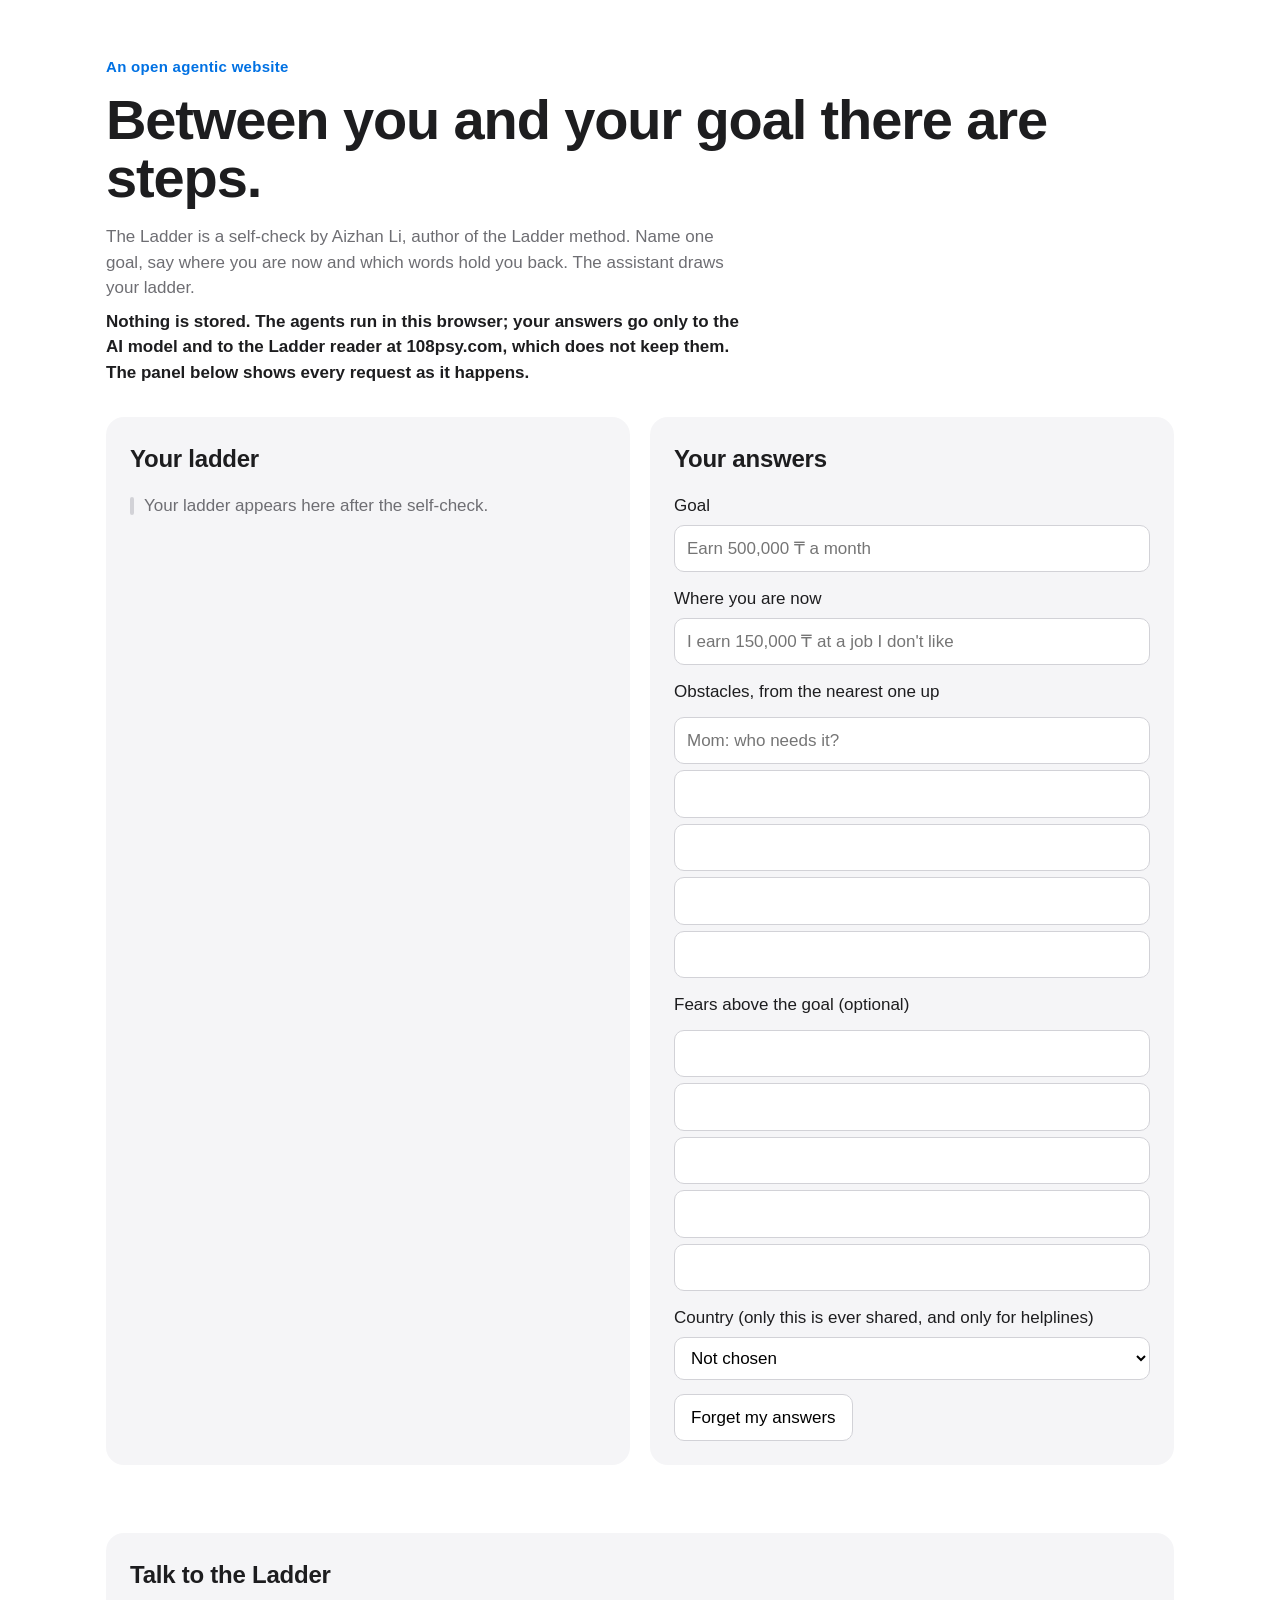
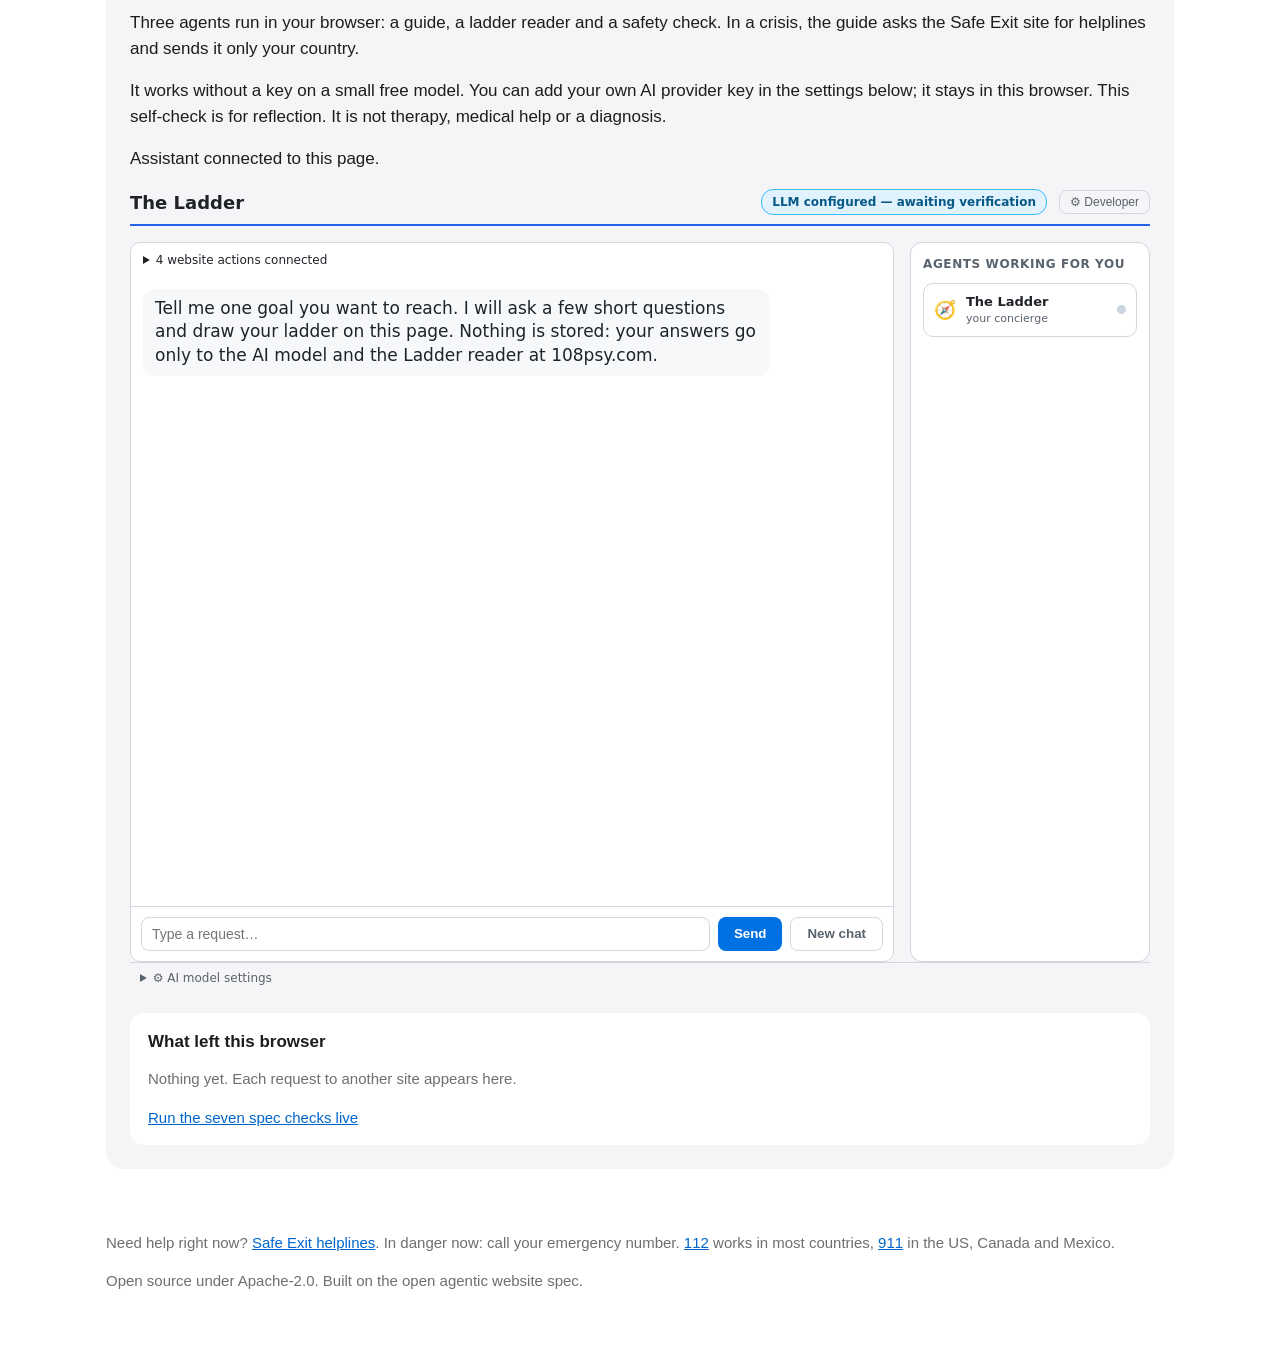
<file: index.html>
<!doctype html>
<html lang="en">
  <head>
    <meta charset="utf-8">
    <meta name="viewport" content="width=device-width, initial-scale=1">
    <title>The Ladder: a private self-check</title>
    <meta name="description" content="Name one goal and see the obstacles and fears between you and it, drawn as a ladder. An open agentic website: the agents run in your browser and your answers stay there.">
    <link rel="stylesheet" href="styles.css">
    <link rel="stylesheet" href="assistant.css">
    <script type="module" src="js/ladder-page.js"></script>
    <script type="module" src="site.js"></script>
  </head>
  <body>
    <header class="hero">
      <p class="eyebrow">An open agentic website</p>
      <h1>Between you and your goal there are steps.</h1>
      <p>The Ladder is a self-check by Aizhan Li, author of the Ladder method. Name one goal, say where you are now and which words hold you back. The assistant draws your ladder.</p>
      <p class="privacy">Nothing is stored. The agents run in this browser; your answers go only to the AI model and to the Ladder reader at 108psy.com, which does not keep them. The panel below shows every request as it happens.</p>
    </header>

    <main class="layout">
      <section class="ladder-card" aria-labelledby="ladder-heading">
        <h2 id="ladder-heading">Your ladder</h2>
        <ol id="ladder-steps" class="ladder" aria-live="polite"></ol>
        <p id="ladder-summary" class="summary"></p>
      </section>

      <section class="form-card" aria-labelledby="form-heading">
        <h2 id="form-heading">Your answers</h2>
        <form id="ladder-form" class="ym-hide-content" autocomplete="off">
          <label>Goal <input name="goal" maxlength="300" placeholder="Earn 500,000 ₸ a month"></label>
          <label>Where you are now <input name="me" maxlength="300" placeholder="I earn 150,000 ₸ at a job I don't like"></label>
          <fieldset>
            <legend>Obstacles, from the nearest one up</legend>
            <input name="block" maxlength="300" aria-label="Obstacle 1" placeholder="Mom: who needs it?">
            <input name="block" maxlength="300" aria-label="Obstacle 2">
            <input name="block" maxlength="300" aria-label="Obstacle 3">
            <input name="block" maxlength="300" aria-label="Obstacle 4">
            <input name="block" maxlength="300" aria-label="Obstacle 5">
          </fieldset>
          <fieldset>
            <legend>Fears above the goal (optional)</legend>
            <input name="fear" maxlength="300" aria-label="Fear 1">
            <input name="fear" maxlength="300" aria-label="Fear 2">
            <input name="fear" maxlength="300" aria-label="Fear 3">
            <input name="fear" maxlength="300" aria-label="Fear 4">
            <input name="fear" maxlength="300" aria-label="Fear 5">
          </fieldset>
          <label>Country (only this is ever shared, and only for helplines)
            <select name="country">
              <option value="">Not chosen</option>
              <!-- countries:start -->
              <option value="AR">Argentina</option>
              <option value="AU">Australia</option>
              <option value="AT">Austria</option>
              <option value="AZ">Azerbaijan</option>
              <option value="BE">Belgium</option>
              <option value="BR">Brazil</option>
              <option value="CA">Canada</option>
              <option value="DK">Denmark</option>
              <option value="FI">Finland</option>
              <option value="FR">France</option>
              <option value="GE">Georgia</option>
              <option value="DE">Germany</option>
              <option value="IN">India</option>
              <option value="IE">Ireland</option>
              <option value="IT">Italy</option>
              <option value="JP">Japan</option>
              <option value="KZ">Kazakhstan</option>
              <option value="KG">Kyrgyzstan</option>
              <option value="MX">Mexico</option>
              <option value="NL">Netherlands</option>
              <option value="NZ">New Zealand</option>
              <option value="NO">Norway</option>
              <option value="PL">Poland</option>
              <option value="PT">Portugal</option>
              <option value="RU">Russia</option>
              <option value="SG">Singapore</option>
              <option value="ZA">South Africa</option>
              <option value="KR">South Korea</option>
              <option value="ES">Spain</option>
              <option value="SE">Sweden</option>
              <option value="CH">Switzerland</option>
              <option value="TR">Turkey</option>
              <option value="UA">Ukraine</option>
              <option value="GB">United Kingdom</option>
              <option value="US">United States</option>
              <option value="UZ">Uzbekistan</option>
              <!-- countries:end -->
              <option value="OTHER">Other</option>
            </select>
          </label>
          <button type="button" id="forget">Forget my answers</button>
        </form>
      </section>

      <section id="assistant" class="assistant" aria-labelledby="assistant-heading">
        <h2 id="assistant-heading">Talk to the Ladder</h2>
        <p>Three agents run in your browser: a guide, a ladder reader and a safety check. In a crisis, the guide asks the Safe Exit site for helplines and sends it only your country.</p>
        <p class="assistant-note">It works without a key on a small free model. You can add your own AI provider key in the settings below; it stays in this browser. This self-check is for reflection. It is not therapy, medical help or a diagnosis.</p>
        <p id="assistant-status" role="status">Connecting the assistant… If this message stays, the assistant could not load. You can still use the page directly.</p>
        <div id="agent-app">
          <div data-ns-slot="header"></div>
          <div class="assistant-panels">
            <div data-ns-slot="chat"></div>
            <div data-ns-slot="agents"></div>
          </div>
          <div data-ns-slot="settings"></div>
        </div>
        <section class="ledger" aria-labelledby="ledger-heading">
          <h3 id="ledger-heading">What left this browser</h3>
          <ul id="ledger-list" aria-live="polite">
            <li class="ledger-empty">Nothing yet. Each request to another site appears here.</li>
          </ul>
          <p class="ledger-foot"><a href="checks/">Run the seven spec checks live</a></p>
        </section>
      </section>
    </main>

    <footer>
      <p>Need help right now? <a id="safe-exit-link" href="#">Safe Exit helplines</a>. In danger now: call your emergency number. <a href="tel:112">112</a> works in most countries, <a href="tel:911">911</a> in the US, Canada and Mexico.</p>
      <p>Open source under Apache-2.0. Built on the open agentic website spec.</p>
    </footer>
  </body>
</html>
</file>
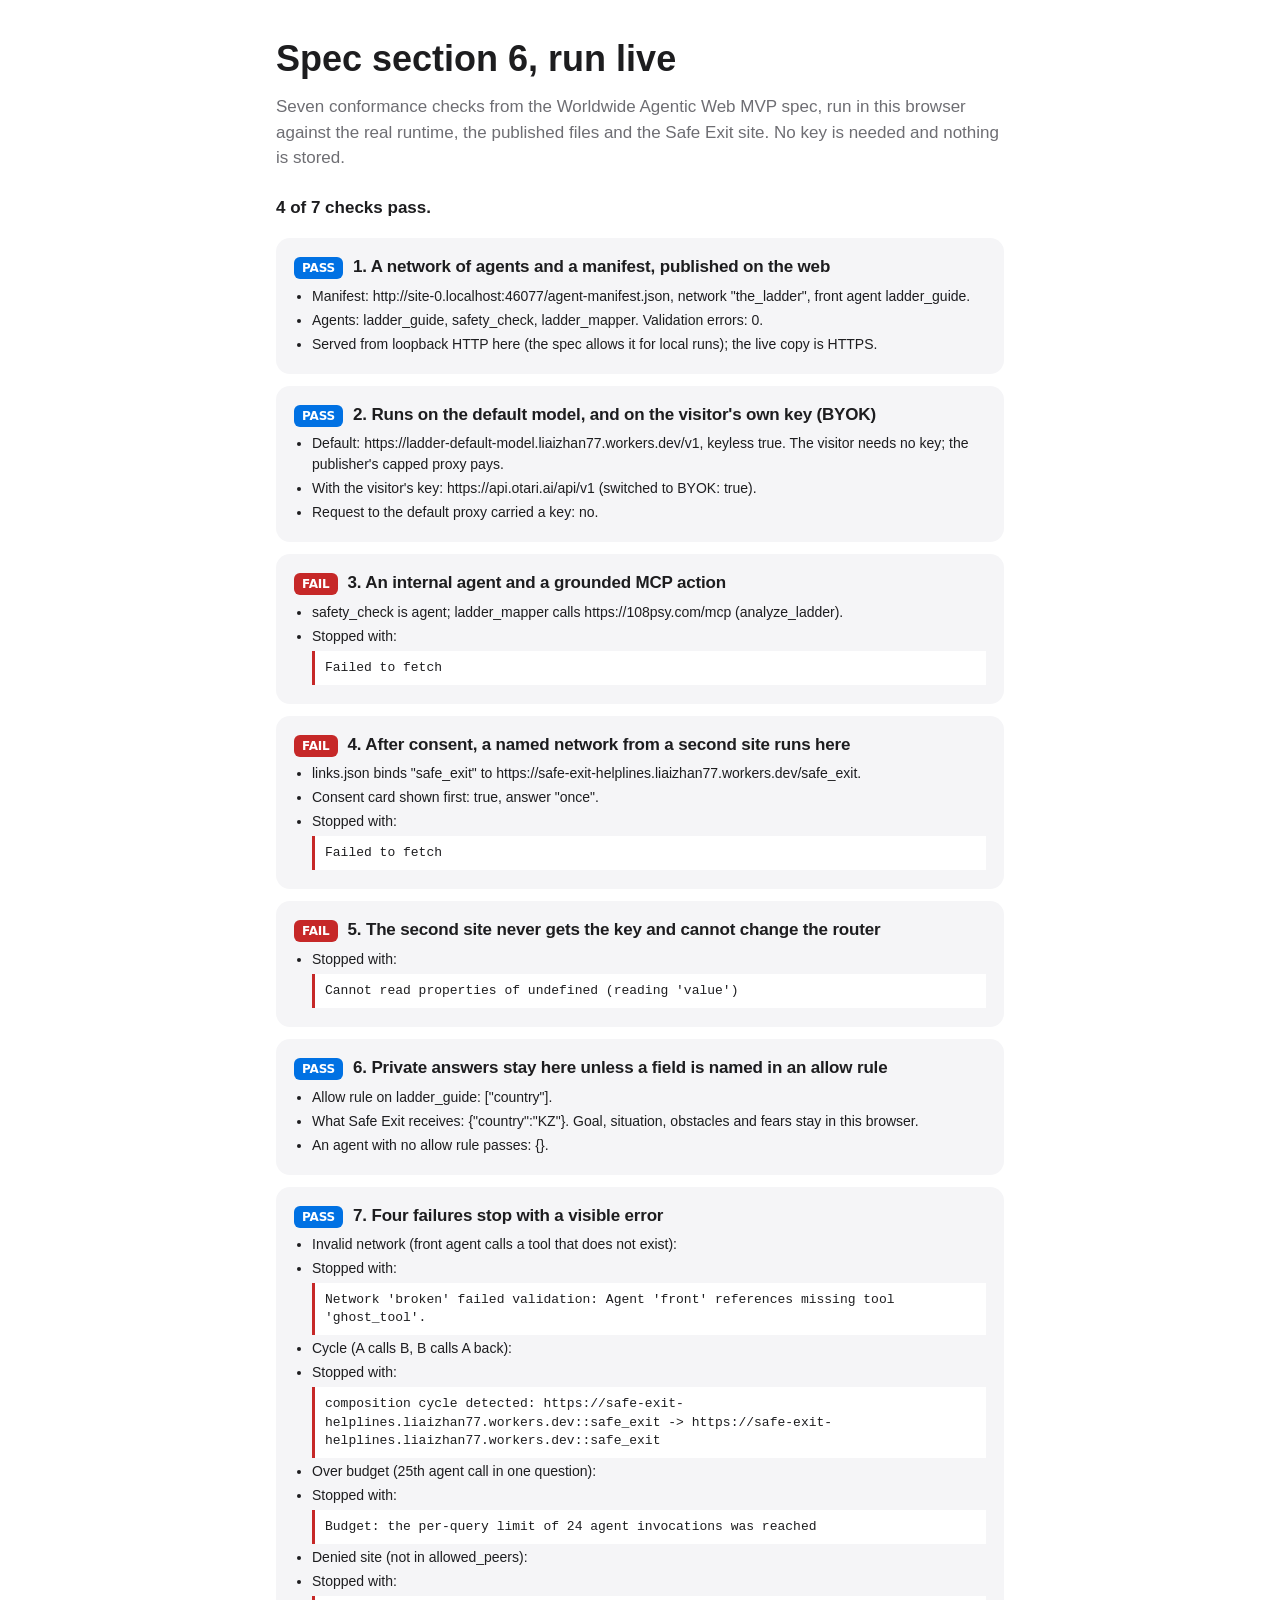
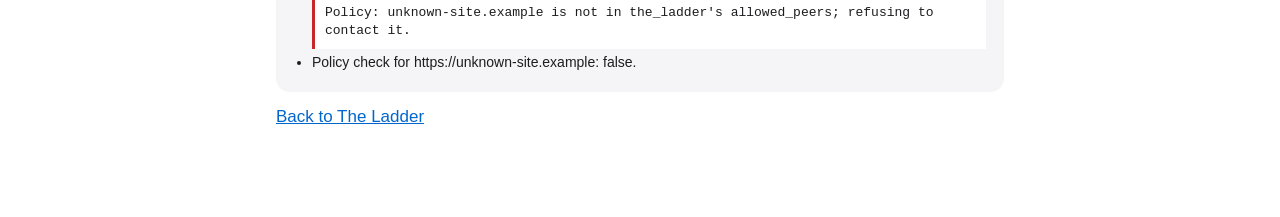
<file: checks/index.html>
<!doctype html>
<html lang="en">
<head>
<meta charset="utf-8">
<meta name="viewport" content="width=device-width, initial-scale=1">
<title>Spec checks · The Ladder</title>
<link rel="stylesheet" href="../styles.css">
<style>
  main.checks { max-width: 760px; margin: 0 auto; padding: 32px 16px 64px; }
  .checks h1 { font-size: clamp(26px, 6vw, 36px); margin: 0 0 8px; }
  .checks .lead { color: var(--muted, #6e6e73); margin: 0 0 24px; }
  .check { background: var(--tile, #f5f5f7); border-radius: 14px; padding: 16px 18px; margin: 0 0 12px; }
  .check h2 { font-size: 17px; margin: 0 0 6px; display: flex; gap: 10px; align-items: baseline; }
  .badge { font: 600 12px/1 system-ui, sans-serif; padding: 5px 8px; border-radius: 6px; background: #d2d2d7; color: #1d1d1f; flex: none; }
  .badge.pass { background: #0071e3; color: #fff; }
  .badge.fail { background: #c62828; color: #fff; }
  .check ul { margin: 6px 0 0; padding-left: 18px; font-size: 14px; }
  .check li { margin: 3px 0; overflow-wrap: anywhere; }
  .err { display: block; margin-top: 4px; padding: 8px 10px; border-left: 3px solid #c62828; background: #fff; font: 13px/1.4 ui-monospace, Menlo, monospace; overflow-wrap: anywhere; }
  #summary { font-weight: 600; margin: 0 0 18px; }
</style>
</head>
<body>
<main class="checks">
  <h1>Spec section 6, run live</h1>
  <p class="lead">Seven conformance checks from the Worldwide Agentic Web MVP spec, run in this browser against the real runtime, the published files and the Safe Exit site. No key is needed and nothing is stored.</p>
  <p id="summary">Running…</p>
  <div id="list"></div>
  <p class="lead"><a href="../">Back to The Ladder</a></p>
</main>
<script type="module" src="checks.js"></script>
</body>
</html>
</file>
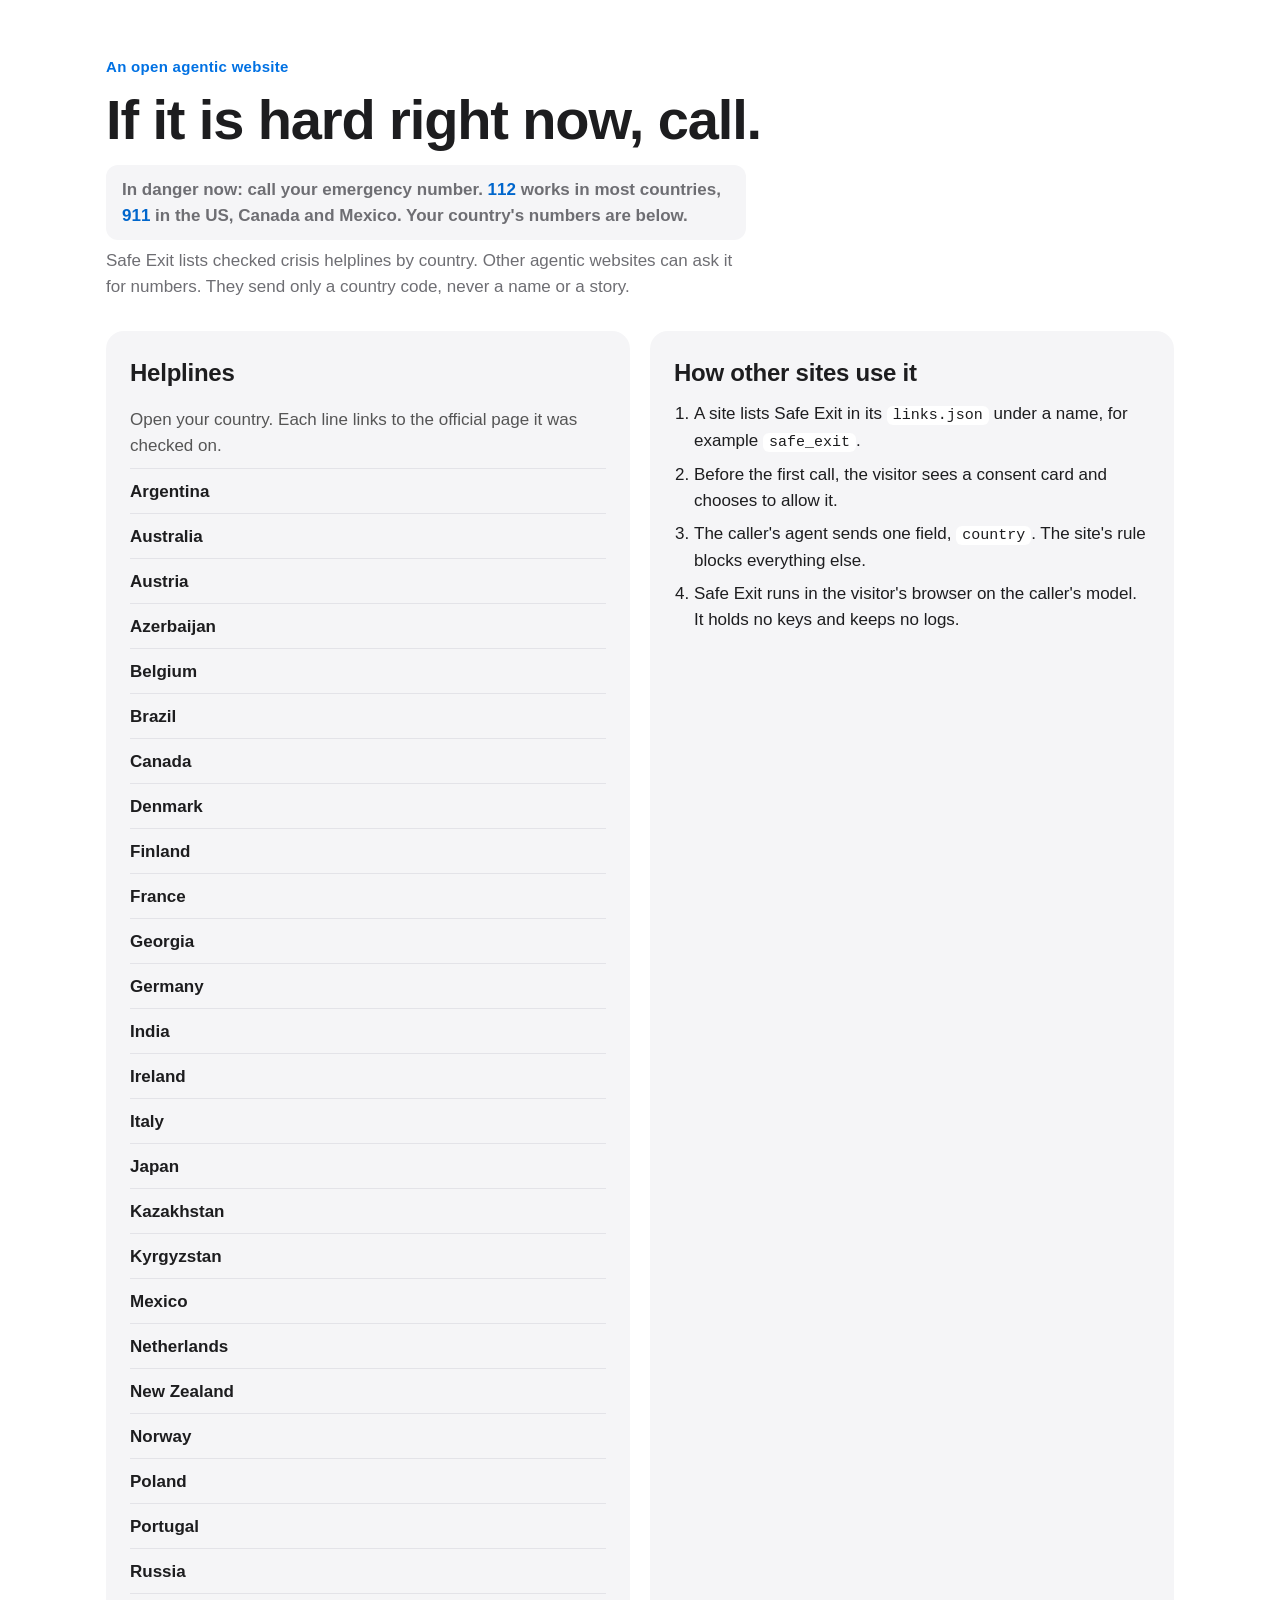
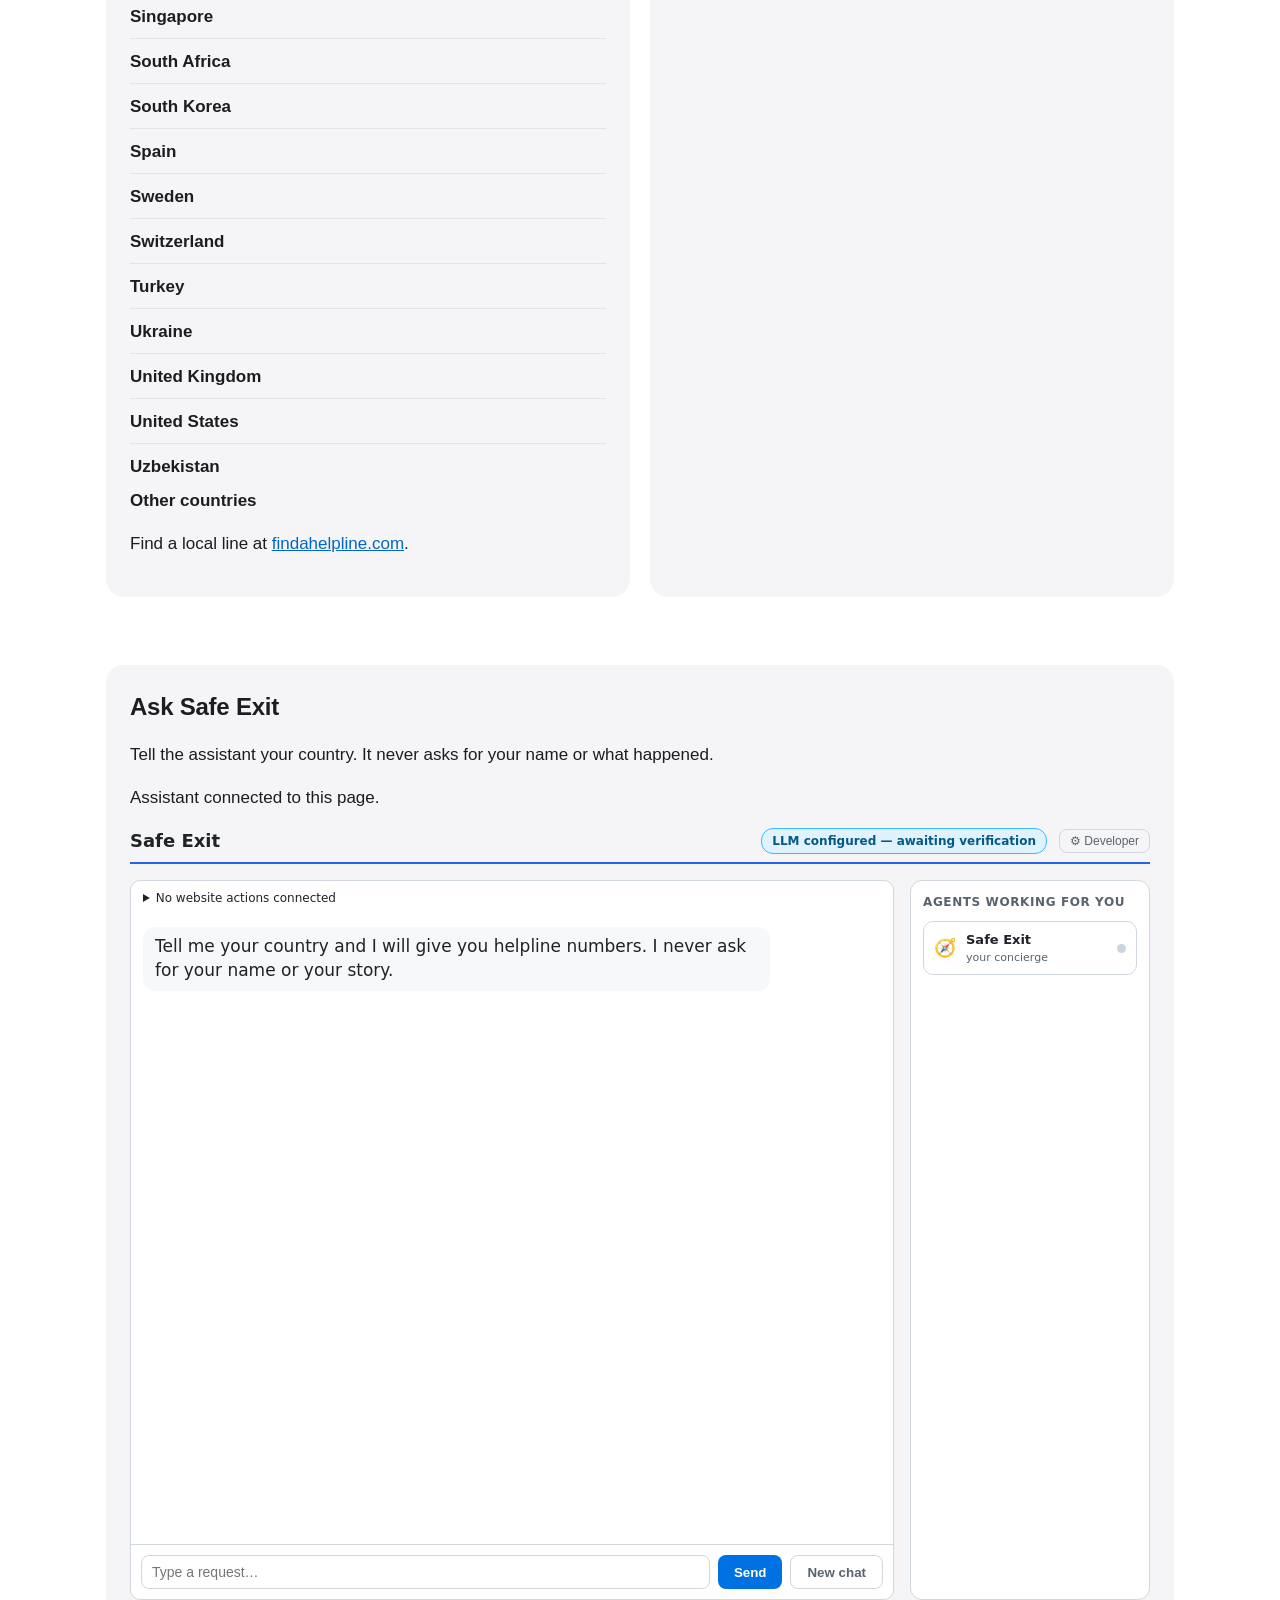
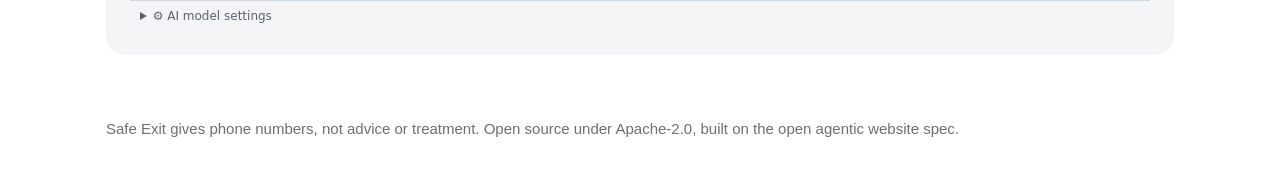
<file: safe-exit/index.html>
<!doctype html>
<html lang="en">
  <head>
    <meta charset="utf-8">
    <meta name="viewport" content="width=device-width, initial-scale=1">
    <title>Safe Exit: helplines by country</title>
    <meta name="description" content="Verified crisis helplines by country. An open agentic website: any site's assistant can ask it for helplines and send only a country code.">
    <link rel="stylesheet" href="styles.css">
    <link rel="stylesheet" href="assistant.css">
    <script type="module" src="site.js"></script>
  </head>
  <body>
    <header class="hero">
      <p class="eyebrow">An open agentic website</p>
      <h1>If it is hard right now, call.</h1>
      <p class="urgent">In danger now: call your emergency number. <a href="tel:112">112</a> works in most countries, <a href="tel:911">911</a> in the US, Canada and Mexico. Your country's numbers are below.</p>
      <p>Safe Exit lists checked crisis helplines by country. Other agentic websites can ask it for numbers. They send only a country code, never a name or a story.</p>
    </header>
    <main class="layout">
      <section class="form-card" aria-labelledby="lines-heading">
        <h2 id="lines-heading">Helplines</h2>
        <p class="pick">Open your country. Each line links to the official page it was checked on.</p>
        <!-- helplines:start -->
        <details class="country" id="ar">
          <summary>Argentina</summary>
          <ul class="lines">
            <li><a class="num" href="tel:144">144</a> <span>gender-based violence line, free, 24/7</span> <a class="src" href="https://www.argentina.gob.ar/generos/linea-144" rel="noopener">source</a></li>
            <li><a class="num" href="tel:08009990091">0800-999-0091</a> <span>mental health urgency line, free, 24/7</span> <a class="src" href="https://www.argentina.gob.ar/noticias/la-linea-nacional-de-orientacion-y-apoyo-en-la-urgencia-de-salud-mental-funciona-las-24-0" rel="noopener">source</a></li>
            <li><a class="num" href="tel:911">911</a> <span>emergency services</span> <a class="src" href="https://www.argentina.gob.ar/tema/emergencias" rel="noopener">source</a></li>
            <li><a class="num" href="tel:107">107</a> <span>ambulance, Buenos Aires area</span> <a class="src" href="https://www.argentina.gob.ar/tema/emergencias" rel="noopener">source</a></li>
          </ul>
        </details>
        <details class="country" id="au">
          <summary>Australia</summary>
          <ul class="lines">
            <li><a class="num" href="tel:1800737732">1800 737 732</a> <span>1800RESPECT, domestic, family and sexual violence, free, 24/7</span> <a class="src" href="https://www.1800respect.org.au/" rel="noopener">source</a></li>
            <li><a class="num" href="tel:131114">13 11 14</a> <span>Lifeline, crisis support, 24/7</span> <a class="src" href="https://www.lifeline.org.au/get-help/" rel="noopener">source</a></li>
            <li><a class="num" href="tel:000">000</a> <span>police, fire, ambulance</span> <a class="src" href="https://www.lifeline.org.au/get-help/" rel="noopener">source</a></li>
          </ul>
        </details>
        <details class="country" id="at">
          <summary>Austria</summary>
          <ul class="lines">
            <li><a class="num" href="tel:0800222555">0800 222 555</a> <span>Frauenhelpline, violence against women, free, 24/7, anonymous</span> <a class="src" href="https://www.frauenhelpline.at/" rel="noopener">source</a></li>
            <li><a class="num" href="tel:142">142</a> <span>TelefonSeelsorge, crisis support, free, 24/7</span> <a class="src" href="https://www.telefonseelsorge.at/" rel="noopener">source</a></li>
            <li><a class="num" href="tel:112">112</a> <span>emergency services</span> <a class="src" href="https://www.oesterreich.gv.at/de/themen/notfaelle_unfaelle_und_kriminalitaet/notrufnummern" rel="noopener">source</a></li>
            <li><a class="num" href="tel:133">133</a> <span>police</span> <a class="src" href="https://www.oesterreich.gv.at/de/themen/notfaelle_unfaelle_und_kriminalitaet/notrufnummern" rel="noopener">source</a></li>
            <li><a class="num" href="tel:144">144</a> <span>ambulance</span> <a class="src" href="https://www.oesterreich.gv.at/de/themen/notfaelle_unfaelle_und_kriminalitaet/notrufnummern" rel="noopener">source</a></li>
          </ul>
        </details>
        <details class="country" id="az">
          <summary>Azerbaijan</summary>
          <ul class="lines">
            <li><a class="num" href="tel:860">860</a> <span>state helpline on domestic and gender-based violence, from a mobile 012 860</span> <a class="src" href="https://family.gov.az/en/post/3128/860-destek-xetti" rel="noopener">source</a></li>
            <li><a class="num" href="tel:116111">116 111</a> <span>child helpline, free, 24/7, anonymous</span> <a class="src" href="https://116111.az/" rel="noopener">source</a></li>
            <li><a class="num" href="tel:102">102</a> <span>police</span> <a class="src" href="https://www.gov.uk/foreign-travel-advice/azerbaijan/getting-help" rel="noopener">source</a></li>
            <li><a class="num" href="tel:103">103</a> <span>ambulance</span> <a class="src" href="https://www.gov.uk/foreign-travel-advice/azerbaijan/getting-help" rel="noopener">source</a></li>
            <li><a class="num" href="tel:101">101</a> <span>fire</span> <a class="src" href="https://www.gov.uk/foreign-travel-advice/azerbaijan/getting-help" rel="noopener">source</a></li>
          </ul>
        </details>
        <details class="country" id="be">
          <summary>Belgium</summary>
          <ul class="lines">
            <li><a class="num" href="tel:1712">1712</a> <span>violence helpline, free, Mon-Fri 09:00-18:00, anonymous</span> <a class="src" href="https://www.1712.be/" rel="noopener">source</a></li>
            <li><a class="num" href="tel:1813">1813</a> <span>suicide prevention (Dutch), free, 24/7, anonymous</span> <a class="src" href="https://www.zelfmoord1813.be/" rel="noopener">source</a></li>
            <li><a class="num" href="tel:080032123">0800 32 123</a> <span>suicide prevention (French), free, 24/7, anonymous</span> <a class="src" href="https://www.preventionsuicide.be/actualites/journee-mondiale-de-prevention-du-suicide-2026" rel="noopener">source</a></li>
            <li><a class="num" href="tel:112">112</a> <span>emergency services</span> <a class="src" href="https://europa.eu/youreurope/citizens/travel/safety/emergency/index_en.htm" rel="noopener">source</a></li>
          </ul>
        </details>
        <details class="country" id="br">
          <summary>Brazil</summary>
          <ul class="lines">
            <li><a class="num" href="tel:180">180</a> <span>Ligue 180, violence against women, free, 24/7, WhatsApp (61) 9610-0180</span> <a class="src" href="https://www.gov.br/pt-br/servicos/denunciar-e-buscar-ajuda-a-vitimas-de-violencia-contra-mulheres" rel="noopener">source</a></li>
            <li><a class="num" href="tel:188">188</a> <span>CVV, emotional support, free, 24/7</span> <a class="src" href="https://www.cvv.org.br/" rel="noopener">source</a></li>
            <li><a class="num" href="tel:192">192</a> <span>ambulance (SAMU)</span> <a class="src" href="https://www.gov.br/saude/pt-br/composicao/saes/samu-192" rel="noopener">source</a></li>
          </ul>
        </details>
        <details class="country" id="ca">
          <summary>Canada</summary>
          <ul class="lines">
            <li><a class="num" href="tel:988">9-8-8</a> <span>Suicide Crisis Helpline, 24/7, call or text</span> <a class="src" href="https://988.ca/" rel="noopener">source</a></li>
            <li><a class="num" href="tel:911">9-1-1</a> <span>emergency services</span> <a class="src" href="https://www.canada.ca/en/public-health/services/mental-health-services/mental-health-get-help.html" rel="noopener">source</a></li>
          </ul>
        </details>
        <details class="country" id="dk">
          <summary>Denmark</summary>
          <ul class="lines">
            <li><a class="num" href="tel:1888">1888</a> <span>Lev Uden Vold, violence hotline, free, 24/7, anonymous</span> <a class="src" href="https://www.levudenvold.dk/" rel="noopener">source</a></li>
            <li><a class="num" href="tel:70201201">70 201 201</a> <span>Livslinien, suicide prevention, daily 09:00-05:00, anonymous</span> <a class="src" href="https://www.livslinien.dk/" rel="noopener">source</a></li>
            <li><a class="num" href="tel:112">112</a> <span>emergency services</span> <a class="src" href="https://europa.eu/youreurope/citizens/travel/safety/emergency/index_en.htm" rel="noopener">source</a></li>
          </ul>
        </details>
        <details class="country" id="fi">
          <summary>Finland</summary>
          <ul class="lines">
            <li><a class="num" href="tel:116016">116 016</a> <span>Nollalinja, violence in close relationships, free, 24/7, anonymous</span> <a class="src" href="https://nollalinja.fi/en/about-nollalinja/" rel="noopener">source</a></li>
            <li><a class="num" href="tel:0925250111">09 2525 0111</a> <span>MIELI crisis line (Finnish), 24/7, anonymous, normal call charge</span> <a class="src" href="https://mieli.fi/tuki-ja-apu/kriisipuhelin/" rel="noopener">source</a></li>
            <li><a class="num" href="tel:112">112</a> <span>emergency services</span> <a class="src" href="https://europa.eu/youreurope/citizens/travel/safety/emergency/index_en.htm" rel="noopener">source</a></li>
          </ul>
        </details>
        <details class="country" id="fr">
          <summary>France</summary>
          <ul class="lines">
            <li><a class="num" href="tel:3919">3919</a> <span>Violences Femmes Info, free, 24/7, anonymous</span> <a class="src" href="https://www.service-public.gouv.fr/particuliers/vosdroits/F33954" rel="noopener">source</a></li>
            <li><a class="num" href="tel:3114">3114</a> <span>suicide prevention line, free, 24/7</span> <a class="src" href="https://3114.fr/" rel="noopener">source</a></li>
            <li><a class="num" href="tel:112">112</a> <span>emergency services</span> <a class="src" href="https://www.service-public.gouv.fr/particuliers/vosdroits/F33954" rel="noopener">source</a></li>
            <li><a class="num" href="tel:17">17</a> <span>police</span> <a class="src" href="https://www.service-public.gouv.fr/particuliers/vosdroits/F33954" rel="noopener">source</a></li>
            <li><a class="num" href="tel:15">15</a> <span>medical emergency</span> <a class="src" href="https://www.service-public.gouv.fr/particuliers/vosdroits/F33954" rel="noopener">source</a></li>
            <li><a class="num" href="tel:114">114</a> <span>emergency by SMS for deaf people</span> <a class="src" href="https://www.service-public.gouv.fr/particuliers/vosdroits/F33954" rel="noopener">source</a></li>
          </ul>
        </details>
        <details class="country" id="ge">
          <summary>Georgia</summary>
          <ul class="lines">
            <li><a class="num" href="tel:116006">116 006</a> <span>national line for domestic and sexual violence, free, 24/7</span> <a class="src" href="https://www.gov.uk/guidance/information-for-uk-nationals-affected-by-domestic-abuse-in-georgia" rel="noopener">source</a></li>
            <li><a class="num" href="tel:112">112</a> <span>emergency services</span> <a class="src" href="https://www.gov.uk/foreign-travel-advice/georgia/getting-help" rel="noopener">source</a></li>
          </ul>
        </details>
        <details class="country" id="de">
          <summary>Germany</summary>
          <ul class="lines">
            <li><a class="num" href="tel:116016">116 016</a> <span>Hilfetelefon, violence against women, free, 24/7, anonymous, 18 languages</span> <a class="src" href="https://www.hilfetelefon.de/" rel="noopener">source</a></li>
            <li><a class="num" href="tel:08001110111">0800 111 0 111</a> <span>TelefonSeelsorge, crisis support, free, 24/7, anonymous</span> <a class="src" href="https://www.telefonseelsorge.de/" rel="noopener">source</a></li>
            <li><a class="num" href="tel:112">112</a> <span>emergency services</span> <a class="src" href="https://europa.eu/youreurope/citizens/travel/safety/emergency/index_en.htm" rel="noopener">source</a></li>
          </ul>
        </details>
        <details class="country" id="in">
          <summary>India</summary>
          <ul class="lines">
            <li><a class="num" href="tel:14416">14416</a> <span>Tele MANAS, mental health helpline, free, 24/7, also 1800-89-14416</span> <a class="src" href="https://dghs.mohfw.gov.in/national-mental-health-programme.php" rel="noopener">source</a></li>
            <li><a class="num" href="tel:112">112</a> <span>emergency services</span> <a class="src" href="https://www.gov.uk/foreign-travel-advice/india/getting-help" rel="noopener">source</a></li>
          </ul>
        </details>
        <details class="country" id="ie">
          <summary>Ireland</summary>
          <ul class="lines">
            <li><a class="num" href="tel:1800341900">1800 341 900</a> <span>Women's Aid, domestic abuse, free, 24/7</span> <a class="src" href="https://www.womensaid.ie/get-help/talk-to-us/" rel="noopener">source</a></li>
            <li><a class="num" href="tel:116123">116 123</a> <span>Samaritans, emotional support, free, 24/7</span> <a class="src" href="https://www.samaritans.org/ireland/samaritans-ireland/" rel="noopener">source</a></li>
            <li><a class="num" href="tel:112">112</a> <span>emergency services (also 999)</span> <a class="src" href="https://112.ie/when-to-call-112/" rel="noopener">source</a></li>
          </ul>
        </details>
        <details class="country" id="it">
          <summary>Italy</summary>
          <ul class="lines">
            <li><a class="num" href="tel:1522">1522</a> <span>anti-violence and stalking line, free, 24/7, anonymous</span> <a class="src" href="https://www.1522.eu/" rel="noopener">source</a></li>
            <li><a class="num" href="tel:0223272327">02 2327 2327</a> <span>Telefono Amico, emotional support, free, 24/7</span> <a class="src" href="https://www.telefonoamico.it/" rel="noopener">source</a></li>
            <li><a class="num" href="tel:112">112</a> <span>emergency services</span> <a class="src" href="https://europa.eu/youreurope/citizens/travel/safety/emergency/index_en.htm" rel="noopener">source</a></li>
          </ul>
        </details>
        <details class="country" id="jp">
          <summary>Japan</summary>
          <ul class="lines">
            <li><a class="num" href="tel:0120279338">0120-279-338</a> <span>Yorisoi Hotline, any problem, free, 24/7, Japanese</span> <a class="src" href="https://www.mhlw.go.jp/mamorouyokokoro/" rel="noopener">source</a></li>
            <li><a class="num" href="tel:110">110</a> <span>police</span> <a class="src" href="https://www.city.yokohama.lg.jp/lang/residents/en/emergencies/20200221091958448.html" rel="noopener">source</a></li>
            <li><a class="num" href="tel:119">119</a> <span>fire and ambulance</span> <a class="src" href="https://www.city.yokohama.lg.jp/lang/residents/en/emergencies/20200221091958448.html" rel="noopener">source</a></li>
          </ul>
        </details>
        <details class="country" id="kz">
          <summary>Kazakhstan</summary>
          <ul class="lines">
            <li><a class="num" href="tel:111">111</a> <span>state contact center for family, women's and children's rights, 24/7, Kazakh and Russian</span> <a class="src" href="https://www.gov.kz/situations/677/1457?lang=ru" rel="noopener">source</a></li>
            <li><a class="num" href="tel:112">112</a> <span>emergency services</span> <a class="src" href="https://www.gov.kz/situations/677/1457?lang=ru" rel="noopener">source</a></li>
            <li><a class="num" href="tel:102">102</a> <span>police</span> <a class="src" href="https://www.gov.kz/situations/677/1457?lang=ru" rel="noopener">source</a></li>
          </ul>
        </details>
        <details class="country" id="kg">
          <summary>Kyrgyzstan</summary>
          <ul class="lines">
            <li><a class="num" href="tel:5200">5200</a> <span>hotline for survivors of violence and trafficking, 24/7</span> <a class="src" href="https://mlsp.gov.kg/?s=5200" rel="noopener">source</a></li>
            <li><a class="num" href="tel:111">111</a> <span>child trust line</span> <a class="src" href="https://mlsp.gov.kg" rel="noopener">source</a></li>
            <li><a class="num" href="tel:112">112</a> <span>unified emergency dispatch</span> <a class="src" href="https://mchs.gov.kg/" rel="noopener">source</a></li>
            <li><a class="num" href="tel:102">102</a> <span>police</span> <a class="src" href="https://www.gov.uk/foreign-travel-advice/kyrgyzstan/getting-help" rel="noopener">source</a></li>
            <li><a class="num" href="tel:103">103</a> <span>ambulance</span> <a class="src" href="https://www.gov.uk/foreign-travel-advice/kyrgyzstan/getting-help" rel="noopener">source</a></li>
          </ul>
        </details>
        <details class="country" id="mx">
          <summary>Mexico</summary>
          <ul class="lines">
            <li><a class="num" href="tel:079">079</a> <span>Línea de las Mujeres, violence against women, free, 24/7, then option 1</span> <a class="src" href="https://www.gob.mx/sesnsp/articulos/conoce-el-079-opcion-1-linea-de-bienestar-para-las-mujeres" rel="noopener">source</a></li>
            <li><a class="num" href="tel:8009112000">800 911 2000</a> <span>Línea de la Vida, mental health crisis, free, 24/7</span> <a class="src" href="https://www.gob.mx/conasama/articulos/linea-de-la-vida-800-911-2000" rel="noopener">source</a></li>
            <li><a class="num" href="tel:911">911</a> <span>emergency services</span> <a class="src" href="https://www.gob.mx/segob/articulos/que-es-9-1-1" rel="noopener">source</a></li>
          </ul>
        </details>
        <details class="country" id="nl">
          <summary>Netherlands</summary>
          <ul class="lines">
            <li><a class="num" href="tel:08002000">0800-2000</a> <span>Veilig Thuis, domestic violence and child abuse, free, 24/7, anonymous</span> <a class="src" href="https://www.veiligthuis.nl/" rel="noopener">source</a></li>
            <li><a class="num" href="tel:08000113">0800-0113</a> <span>113 suicide prevention, free, 24/7, anonymous, also 113</span> <a class="src" href="https://www.113.nl/i/luisterlijn" rel="noopener">source</a></li>
            <li><a class="num" href="tel:112">112</a> <span>emergency services</span> <a class="src" href="https://www.government.nl/faq/emergency-number-112/when-can-i-call-112" rel="noopener">source</a></li>
          </ul>
        </details>
        <details class="country" id="nz">
          <summary>New Zealand</summary>
          <ul class="lines">
            <li><a class="num" href="tel:0800733843">0800 733 843</a> <span>Women's Refuge Crisisline, family violence, free, 24/7</span> <a class="src" href="https://womensrefuge.org.nz/" rel="noopener">source</a></li>
            <li><a class="num" href="tel:1737">1737</a> <span>Need to talk? Call or text, free, 24/7</span> <a class="src" href="https://1737.org.nz/" rel="noopener">source</a></li>
            <li><a class="num" href="tel:111">111</a> <span>police, fire, ambulance</span> <a class="src" href="https://www.police.govt.nz/" rel="noopener">source</a></li>
          </ul>
        </details>
        <details class="country" id="no">
          <summary>Norway</summary>
          <ul class="lines">
            <li><a class="num" href="tel:116123">116 123</a> <span>Mental Helse, someone to talk to, free, 24/7, anonymous</span> <a class="src" href="https://mentalhelse.no/finn-hjelp/hjelpetelefonen/" rel="noopener">source</a></li>
            <li><a class="num" href="tel:80057000">800 57 000</a> <span>helpline for victims of sexual abuse, free, 24/7, anonymous</span> <a class="src" href="https://dinutvei.no/en/english/the-helpline-for-victims-of-sexual-abuse-800-57-000/" rel="noopener">source</a></li>
            <li><a class="num" href="tel:112">112</a> <span>police emergency</span> <a class="src" href="https://www.politiet.no/en/rad/emergency/" rel="noopener">source</a></li>
          </ul>
        </details>
        <details class="country" id="pl">
          <summary>Poland</summary>
          <ul class="lines">
            <li><a class="num" href="tel:800120002">800 120 002</a> <span>Niebieska Linia, domestic violence, free</span> <a class="src" href="https://www.gov.pl/web/zdrowie/przemoc-domowa" rel="noopener">source</a></li>
            <li><a class="num" href="tel:116123">116 123</a> <span>crisis line for adults, free, 24/7, anonymous</span> <a class="src" href="https://www.gov.pl/web/cyfryzacja/infolinia-116-123--pierwsza-pomoc-psychologiczna-w-zasiegu-telefonu-i-internetu2" rel="noopener">source</a></li>
            <li><a class="num" href="tel:112">112</a> <span>emergency services</span> <a class="src" href="https://www.gov.pl/web/numer-alarmowy-112" rel="noopener">source</a></li>
            <li><a class="num" href="tel:997">997</a> <span>police</span> <a class="src" href="https://www.gov.pl/web/numer-alarmowy-112" rel="noopener">source</a></li>
          </ul>
        </details>
        <details class="country" id="pt">
          <summary>Portugal</summary>
          <ul class="lines">
            <li><a class="num" href="tel:116006">116 006</a> <span>APAV, victims of crime and violence, free, Mon-Fri 08:00-23:00</span> <a class="src" href="https://apav.pt/" rel="noopener">source</a></li>
            <li><a class="num" href="tel:1411">1411</a> <span>national suicide prevention line</span> <a class="src" href="https://portugal.gov.pt/gc25/comunicacao/noticias/nova-linha-de-prevencao-do-suicidio-entra-em-funcionamento" rel="noopener">source</a></li>
            <li><a class="num" href="tel:808242424">808 24 24 24</a> <span>SNS 24 psychological counselling, 24/7, press 4</span> <a class="src" href="https://www.sns24.gov.pt/pt/servico/aconselhamento-psicologico-no-sns-24/" rel="noopener">source</a></li>
            <li><a class="num" href="tel:112">112</a> <span>emergency services</span> <a class="src" href="https://www.sns24.gov.pt/pt/tema/prevencao-e-cuidados-de-saude/prevencao-do-suicidio/" rel="noopener">source</a></li>
          </ul>
        </details>
        <details class="country" id="ru">
          <summary>Russia</summary>
          <ul class="lines">
            <li><a class="num" href="tel:88002000122">8-800-2000-122</a> <span>children's helpline, also for parents, free, anonymous</span> <a class="src" href="https://telefon-doveria.ru/" rel="noopener">source</a></li>
            <li><a class="num" href="tel:112">112</a> <span>emergency services</span> <a class="src" href="https://www.gov.uk/foreign-travel-advice/russia/getting-help" rel="noopener">source</a></li>
          </ul>
        </details>
        <details class="country" id="sg">
          <summary>Singapore</summary>
          <ul class="lines">
            <li><a class="num" href="tel:18007770000">1800-777-0000</a> <span>National Anti-Violence and Sexual Harassment Helpline</span> <a class="src" href="https://www.msf.gov.sg/what-we-do/break-the-silence/resources/useful-contacts" rel="noopener">source</a></li>
            <li><a class="num" href="tel:1767">1767</a> <span>Samaritans of Singapore, 24/7</span> <a class="src" href="https://www.moh.gov.sg/seeking-healthcare/find-a-facility-or-service/mental-health-services/" rel="noopener">source</a></li>
            <li><a class="num" href="tel:1771">1771</a> <span>National Mindline, 24/7, call, text or chat</span> <a class="src" href="https://www.moh.gov.sg/seeking-healthcare/find-a-facility-or-service/mental-health-services/" rel="noopener">source</a></li>
            <li><a class="num" href="tel:999">999</a> <span>police</span> <a class="src" href="https://www.police.gov.sg/contact-us" rel="noopener">source</a></li>
            <li><a class="num" href="tel:995">995</a> <span>fire and ambulance</span> <a class="src" href="https://scdf.gov.sg/home/about-us/information-on-ems/scdf-emergency-medical-services" rel="noopener">source</a></li>
          </ul>
        </details>
        <details class="country" id="za">
          <summary>South Africa</summary>
          <ul class="lines">
            <li><a class="num" href="tel:0800567567">0800 567 567</a> <span>SADAG suicide crisis helpline, free, 24/7</span> <a class="src" href="https://www.sadag.org/" rel="noopener">source</a></li>
            <li><a class="num" href="tel:10111">10111</a> <span>police</span> <a class="src" href="https://westerncape.gov.za/know-who-you-can-call-emergency" rel="noopener">source</a></li>
            <li><a class="num" href="tel:10177">10177</a> <span>ambulance</span> <a class="src" href="https://westerncape.gov.za/know-who-you-can-call-emergency" rel="noopener">source</a></li>
            <li><a class="num" href="tel:112">112</a> <span>emergency from a cell phone</span> <a class="src" href="https://westerncape.gov.za/know-who-you-can-call-emergency" rel="noopener">source</a></li>
          </ul>
        </details>
        <details class="country" id="kr">
          <summary>South Korea</summary>
          <ul class="lines">
            <li><a class="num" href="tel:109">109</a> <span>suicide prevention line, 24/7</span> <a class="src" href="https://www.bokjiro.go.kr/ssis-tbu/cms/pc/news/promotion/1307179_1118.html" rel="noopener">source</a></li>
            <li><a class="num" href="tel:112">112</a> <span>police</span> <a class="src" href="https://www.gov.uk/foreign-travel-advice/south-korea/getting-help" rel="noopener">source</a></li>
            <li><a class="num" href="tel:119">119</a> <span>fire and ambulance</span> <a class="src" href="https://www.gov.uk/foreign-travel-advice/south-korea/getting-help" rel="noopener">source</a></li>
          </ul>
        </details>
        <details class="country" id="es">
          <summary>Spain</summary>
          <ul class="lines">
            <li><a class="num" href="tel:016">016</a> <span>gender violence helpline, free, 24/7, WhatsApp 600 000 016, 53 languages</span> <a class="src" href="https://violenciagenero.igualdad.gob.es/informacion-3/recursos/telefono016/" rel="noopener">source</a></li>
            <li><a class="num" href="tel:024">024</a> <span>suicide prevention line, free, 24/7</span> <a class="src" href="https://www.sanidad.gob.es/linea024/home.htm" rel="noopener">source</a></li>
            <li><a class="num" href="tel:112">112</a> <span>emergency services</span> <a class="src" href="https://www.sanidad.gob.es/linea024/home.htm" rel="noopener">source</a></li>
          </ul>
        </details>
        <details class="country" id="se">
          <summary>Sweden</summary>
          <ul class="lines">
            <li><a class="num" href="tel:116016">116 016</a> <span>Kvinnofridslinjen, violence against women, free, 24/7, anonymous</span> <a class="src" href="https://kvinnofridslinjen.se/en/about-us/contact/" rel="noopener">source</a></li>
            <li><a class="num" href="tel:90101">90101</a> <span>Mind suicide prevention line</span> <a class="src" href="https://www.1177.se/Stockholm/sjukdomar--besvar/psykiska-sjukdomar-och-besvar/sjalvmordstankar/till-dig-som-har-sjalvmordstankar/" rel="noopener">source</a></li>
            <li><a class="num" href="tel:112">112</a> <span>emergency services</span> <a class="src" href="https://europa.eu/youreurope/citizens/travel/safety/emergency/index_en.htm" rel="noopener">source</a></li>
          </ul>
        </details>
        <details class="country" id="ch">
          <summary>Switzerland</summary>
          <ul class="lines">
            <li><a class="num" href="tel:142">142</a> <span>victim support for people affected by violence, free, 24/7</span> <a class="src" href="https://www.bj.admin.ch/de/opferhilfe" rel="noopener">source</a></li>
            <li><a class="num" href="tel:143">143</a> <span>Die Dargebotene Hand, someone to talk to, anonymous, up to 20 Rappen per call</span> <a class="src" href="https://www.143.ch/" rel="noopener">source</a></li>
            <li><a class="num" href="tel:112">112</a> <span>emergency services</span> <a class="src" href="https://www.bakom.admin.ch/de/weitere-nummern-kostenpflichtig-oder-gratis" rel="noopener">source</a></li>
            <li><a class="num" href="tel:117">117</a> <span>police</span> <a class="src" href="https://www.bakom.admin.ch/de/weitere-nummern-kostenpflichtig-oder-gratis" rel="noopener">source</a></li>
            <li><a class="num" href="tel:144">144</a> <span>ambulance</span> <a class="src" href="https://www.bakom.admin.ch/de/weitere-nummern-kostenpflichtig-oder-gratis" rel="noopener">source</a></li>
          </ul>
        </details>
        <details class="country" id="tr">
          <summary>Turkey</summary>
          <ul class="lines">
            <li><a class="num" href="tel:183">183</a> <span>ALO 183 line for violence, abuse and neglect, free, 24/7, WhatsApp +90 501 183 01 83</span> <a class="src" href="https://www.aile.gov.tr/alo-183" rel="noopener">source</a></li>
            <li><a class="num" href="tel:112">112</a> <span>emergency services</span> <a class="src" href="https://www.gov.uk/foreign-travel-advice/turkey/getting-help" rel="noopener">source</a></li>
          </ul>
        </details>
        <details class="country" id="ua">
          <summary>Ukraine</summary>
          <ul class="lines">
            <li><a class="num" href="tel:1547">15-47</a> <span>government hotline on domestic and gender-based violence, anonymous</span> <a class="src" href="https://www.kmu.gov.ua/news/sogodni-rozpochala-robotu-garyacha-liniya-dlya-osib-yaki-postrazhdali-vid-domashnogo-nasilstva" rel="noopener">source</a></li>
            <li><a class="num" href="tel:0800500335">0 800 500 335</a> <span>La Strada hotline on domestic violence and trafficking, free, 116 123 from a mobile</span> <a class="src" href="https://la-strada.org.ua/garyachi-liniyi" rel="noopener">source</a></li>
            <li><a class="num" href="tel:0800500225">0 800 500 225</a> <span>La Strada hotline for children and youth, anonymous, 116 111 from a mobile</span> <a class="src" href="https://la-strada.org.ua/garyachi-liniyi" rel="noopener">source</a></li>
            <li><a class="num" href="tel:102">102</a> <span>police</span> <a class="src" href="https://www.gov.uk/foreign-travel-advice/ukraine/getting-help" rel="noopener">source</a></li>
            <li><a class="num" href="tel:103">103</a> <span>ambulance</span> <a class="src" href="https://www.gov.uk/foreign-travel-advice/ukraine/getting-help" rel="noopener">source</a></li>
            <li><a class="num" href="tel:101">101</a> <span>fire</span> <a class="src" href="https://www.gov.uk/foreign-travel-advice/ukraine/getting-help" rel="noopener">source</a></li>
          </ul>
        </details>
        <details class="country" id="gb">
          <summary>United Kingdom</summary>
          <ul class="lines">
            <li><a class="num" href="tel:08082000247">0808 2000 247</a> <span>National Domestic Abuse Helpline, free, 24/7</span> <a class="src" href="https://www.nationaldahelpline.org.uk/" rel="noopener">source</a></li>
            <li><a class="num" href="tel:116123">116 123</a> <span>Samaritans, emotional support, free, 24/7</span> <a class="src" href="https://www.samaritans.org/how-we-can-help/contact-samaritan/" rel="noopener">source</a></li>
            <li><a class="num" href="tel:999">999</a> <span>emergency services (also 112)</span> <a class="src" href="https://gov.uk/guidance/999-and-112-the-uks-national-emergency-numbers" rel="noopener">source</a></li>
          </ul>
        </details>
        <details class="country" id="us">
          <summary>United States</summary>
          <ul class="lines">
            <li><a class="num" href="tel:18007997233">1-800-799-7233</a> <span>National Domestic Violence Hotline, free, 24/7, text START to 88788</span> <a class="src" href="https://www.thehotline.org/" rel="noopener">source</a></li>
            <li><a class="num" href="tel:988">988</a> <span>Suicide and Crisis Lifeline, free, 24/7</span> <a class="src" href="https://988lifeline.org/" rel="noopener">source</a></li>
            <li><a class="num" href="tel:911">911</a> <span>emergency services</span> <a class="src" href="https://www.gov.uk/foreign-travel-advice/usa/getting-help" rel="noopener">source</a></li>
          </ul>
        </details>
        <details class="country" id="uz">
          <summary>Uzbekistan</summary>
          <ul class="lines">
            <li><a class="num" href="tel:1259">1259</a> <span>Interior Ministry line for domestic violence victims</span> <a class="src" href="https://gov.uz/en/iiv/pages/contacts" rel="noopener">source</a></li>
            <li><a class="num" href="tel:1146">1146</a> <span>helpline for reporting harassment and violence</span> <a class="src" href="https://baraka.gov.uz/en/welfare-category/reporting-an-incident-of-harassment-and-violence/" rel="noopener">source</a></li>
            <li><a class="num" href="tel:112">112</a> <span>unified emergency number</span> <a class="src" href="https://www.gov.uk/foreign-travel-advice/uzbekistan/getting-help" rel="noopener">source</a></li>
            <li><a class="num" href="tel:102">102</a> <span>police</span> <a class="src" href="https://www.gov.uk/foreign-travel-advice/uzbekistan/getting-help" rel="noopener">source</a></li>
            <li><a class="num" href="tel:103">103</a> <span>ambulance</span> <a class="src" href="https://www.gov.uk/foreign-travel-advice/uzbekistan/getting-help" rel="noopener">source</a></li>
          </ul>
        </details>
        <!-- helplines:end -->
        <h3>Other countries</h3>
        <p>Find a local line at <a href="https://findahelpline.com" rel="noopener">findahelpline.com</a>.</p>
      </section>
      <section class="form-card why" aria-labelledby="why-heading">
        <h2 id="why-heading">How other sites use it</h2>
        <ol>
          <li>A site lists Safe Exit in its <code>links.json</code> under a name, for example <code>safe_exit</code>.</li>
          <li>Before the first call, the visitor sees a consent card and chooses to allow it.</li>
          <li>The caller's agent sends one field, <code>country</code>. The site's rule blocks everything else.</li>
          <li>Safe Exit runs in the visitor's browser on the caller's model. It holds no keys and keeps no logs.</li>
        </ol>
      </section>
      <section id="assistant" class="assistant" aria-labelledby="assistant-heading">
        <h2 id="assistant-heading">Ask Safe Exit</h2>
        <p>Tell the assistant your country. It never asks for your name or what happened.</p>
        <p id="assistant-status" role="status">Connecting the assistant… If this message stays, the assistant could not load. The numbers above still work.</p>
        <div id="agent-app">
          <div data-ns-slot="header"></div>
          <div class="assistant-panels">
            <div data-ns-slot="chat"></div>
            <div data-ns-slot="agents"></div>
          </div>
          <div data-ns-slot="settings"></div>
        </div>
      </section>
    </main>
    <footer><p>Safe Exit gives phone numbers, not advice or treatment. Open source under Apache-2.0, built on the open agentic website spec.</p></footer>
  </body>
</html>
</file>
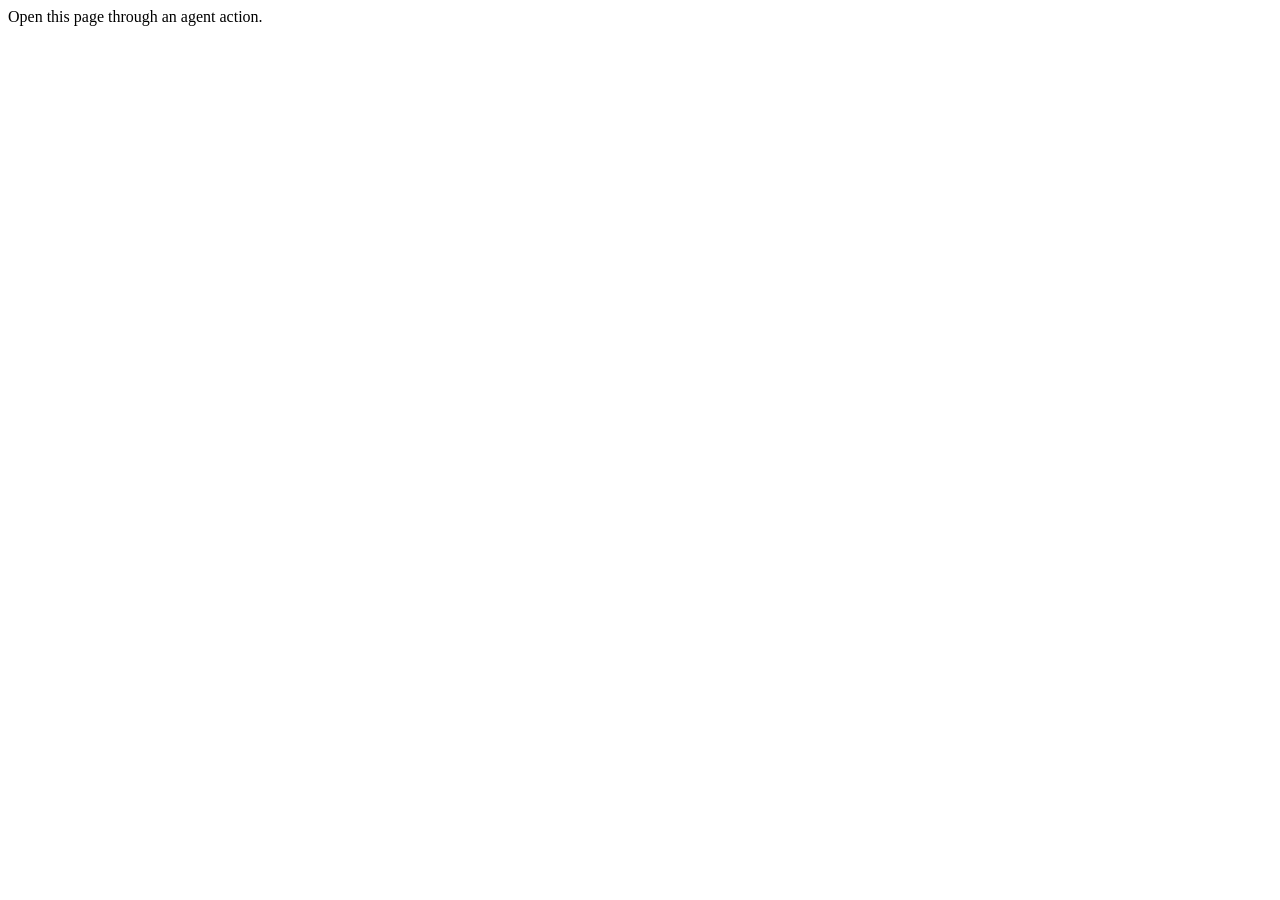
<file: bridge/action-bridge.html>
<!doctype html>
<!--
  Action bridge, copied here by build_network.mjs. Do not edit it.
  Other agent sites load this page in a hidden frame before they run this site's network.
  It reads agent-manifest.json in this folder, which lists no action module, so it shares
  no actions and loads none of the site's own code. Do not block framing for this folder.
-->
<html lang="en">
  <head>
    <meta charset="utf-8">
    <meta name="robots" content="noindex">
    <title>Action bridge</title>
    <script type="module" src="../runtime/action-bridge.js"></script>
  </head>
  <body></body>
</html>
</file>
<file: styles.css>
:root {
  --bg: #ffffff;
  --tile: #f5f5f7;
  --ink: #1d1d1f;
  --muted: #6e6e73;
  --accent: #0071e3;
  --link: #0066cc;
  --me: #3a3a3c;
  --block: #6b7f99;
  --goal: #0071e3;
  --fear: #3c4a5c;
}
* { box-sizing: border-box; }
body {
  margin: 0;
  background: var(--bg);
  color: var(--ink);
  font: 17px/1.5 -apple-system, BlinkMacSystemFont, "Inter", "Segoe UI", sans-serif;
}
a { color: var(--link); }
.hero { max-width: 1100px; margin: 0 auto; padding: 56px 16px 24px; }
.hero h1 { font-size: clamp(32px, 6vw, 56px); line-height: 1.05; letter-spacing: -0.02em; margin: 0 0 16px; }
.hero p { max-width: 640px; color: var(--muted); margin: 0 0 8px; }
.hero .privacy { color: var(--ink); font-weight: 600; }
.layout {
  max-width: 1100px; margin: 0 auto; padding: 0 16px 48px;
  display: grid; gap: 20px; grid-template-columns: 1fr;
}
@media (min-width: 900px) {
  .layout { grid-template-columns: 1fr 1fr; }
  .assistant { grid-column: 1 / -1; }
}
.ladder-card, .form-card, .assistant { background: var(--tile); border-radius: 18px; padding: 24px; }
h2 { font-size: 24px; margin: 0 0 16px; letter-spacing: -0.01em; }
.ladder { list-style: none; margin: 0; padding: 0; display: flex; flex-direction: column; gap: 8px; }
.ladder-empty { color: var(--muted); }
.ladder { position: relative; padding-left: 14px; }
.ladder::before { content: ""; position: absolute; left: 0; top: 4px; bottom: 4px; width: 4px; border-radius: 2px; background: #d2d2d7; }
.step { display: flex; gap: 12px; align-items: baseline; padding: 12px 16px; border-radius: 10px; color: #fff;
  margin-left: calc(var(--rise, 0) * 10px); box-shadow: 0 1px 0 rgba(0, 0, 0, 0.06);
  animation: step-in 0.35s ease both; animation-delay: calc(var(--i, 0) * 60ms); }
@keyframes step-in { from { opacity: 0; transform: translateY(6px); } to { opacity: 1; transform: none; } }
@media (prefers-reduced-motion: reduce) { .step { animation: none; } }
.step-current { background: var(--me); }
.step-block { background: var(--block); }
.step-goal { background: var(--goal); }
.step-fear { background: var(--fear); }
.step-zone { font-size: 13px; text-transform: uppercase; letter-spacing: 0.04em; opacity: 0.85; min-width: 84px; }
.summary { margin: 16px 0 0; }
form label, form fieldset { display: block; margin: 0 0 14px; border: 0; padding: 0; }
form legend { padding: 0; margin-bottom: 6px; }
form input, form select {
  display: block; width: 100%; margin-top: 6px; padding: 10px 12px;
  font: inherit; border: 1px solid #d2d2d7; border-radius: 10px; background: #fff;
}
fieldset input { margin-top: 6px; }
#forget { font: inherit; padding: 10px 16px; border-radius: 10px; border: 1px solid #d2d2d7; background: #fff; cursor: pointer; }
#forget:hover { border-color: var(--accent); color: var(--accent); }
:focus-visible { outline: 3px solid rgba(0, 113, 227, 0.45); outline-offset: 2px; }
form input:focus, form select:focus { border-color: var(--accent); outline: none; box-shadow: 0 0 0 3px rgba(0, 113, 227, 0.2); }
.hero .eyebrow { color: var(--accent); font-weight: 600; font-size: 15px; letter-spacing: 0.02em; margin-bottom: 12px; }
.ledger { margin-top: 20px; background: #fff; border-radius: 14px; padding: 16px 18px; }
.ledger h3 { font-size: 17px; margin: 0 0 8px; }
.ledger ul { list-style: none; margin: 0; padding: 0; font-size: 15px; }
.ledger li { padding: 6px 0; border-top: 1px solid #ececf0; overflow-wrap: anywhere; }
.ledger li:first-child { border-top: 0; }
.ledger strong { color: var(--accent); font-weight: 600; }
.ledger-empty { color: var(--muted); }
.ledger-foot { margin: 10px 0 0; font-size: 15px; }
@media (max-width: 480px) {
  .hero { padding-top: 32px; }
  .ladder-card, .form-card, .assistant { padding: 18px; border-radius: 16px; }
  .step-zone { min-width: 0; }
  .step { flex-direction: column; gap: 2px; margin-left: calc(var(--rise, 0) * 4px); }
}
footer { max-width: 1100px; margin: 0 auto; padding: 0 16px 40px; color: var(--muted); font-size: 15px; }
</file>
<file: assistant.css>
/* Assistant layout. Append to the site's stylesheet and set the colors to the site's palette. */
.assistant { margin-top: 48px; }

/* The runtime reads these variables for its chat, settings and agent panels.
   The chat background below also uses --ns-bg. White text sits on --ns-primary (the
   visitor's messages, Send, and the chat form and settings buttons) and on --ns-accent
   (Send while a turn is steered), so give both at least 4.5:1 contrast with white.
   --ns-accent also underlines the chat header. */
#agent-app {
  --ns-font: system-ui, sans-serif;
  --ns-bg: #ffffff;
  --ns-fg: #1f2328;
  --ns-primary: #2563eb;
  --ns-accent: #2563eb;
  --ns-border: #d0d7de;
  --ns-panelbg: #ffffff;
  --ns-msgbg: #f6f8fa;
  --ns-muted: #59636e;
}

.assistant-panels {
  display: grid;
  grid-template-columns: minmax(0, 1fr) 240px;
  gap: 16px;
  margin-top: 16px;
}

/* Set the height once the runtime has mounted the chat, so a failed load leaves no
   empty box. */
#agent-app.ns-composed-app [data-ns-slot="chat"] { height: 720px; }
/* The runtime gives the chat no background of its own. Keep --ns-msgbg different from
   --ns-bg, or bot replies lose their bubble. */
#agent-app .ns-chat { background: var(--ns-bg); }

/* Site-wide form rules often stretch the runtime's own controls. Undo them here. */
#agent-app input[type="checkbox"],
#agent-app input[type="radio"] { width: auto; }
#agent-app .ns-header { flex-wrap: wrap; }
/* Site label rules add margins and bold text, and the inputs inside the labels inherit
   the weight. */
#agent-app .ns-settings-body label { margin: 4px 0; font-weight: 400; }
/* Chat forms label radio groups with a legend, so site legend fonts would reach them. */
#agent-app .ns-w-label { font-family: inherit; }
/* Site label rules add margins to chat form fields and make their options bold. */
#agent-app .ns-widget label { margin: 0; }
#agent-app .ns-w-radio label,
#agent-app .ns-w-multi label,
#agent-app .ns-w-toggle { font-weight: 400; }
/* The runtime sizes radio and multi-choice options but not the checkbox label. */
#agent-app .ns-w-toggle { font-size: 13px; }
/* The runtime spaces its buttons with gap. A site's button margin pushes Send below the input. */
#agent-app button { margin: 0; }
/* Chat choices are buttons with a light background. A site's button color can hide their
   titles. */
#agent-app .ns-w-choice { color: var(--ns-fg); }
/* A site's button:hover background also reaches the runtime's plain buttons, behind
   their dark text. Keep the runtime's own backgrounds. */
#agent-app .ns-devtoggle:not(.on):hover,
#agent-app .ns-modal-close:hover { background: transparent; }
#agent-app .ns-w-choice:disabled:hover { background: #fafbfc; }
/* The runtime's message rule hides the partner consent card's own background, and its
   Decline label then has too little contrast. */
#agent-app .ns-consent { background: #fffbeb; }
/* While a consent card waits, the status line above it already says "Contacting", though
   nothing has been sent. Hide it until the visitor answers. */
#agent-app .ns-msgs:has(.ns-consent-actions) > .ns-turn-status { display: none; }
/* Long links in a reply would run out of the bubble on a phone. "anywhere" would also
   let the consent card's buttons shrink and split their labels. */
#agent-app .ns-msg { overflow-wrap: break-word; }
/* On a phone the consent card is too narrow for its three buttons in one row, and
   "Always allow" breaks onto two lines. Keep each label whole and wrap the row. */
#agent-app .ns-consent-actions { flex-wrap: wrap; }
#agent-app .ns-consent-actions button { white-space: nowrap; }

/* site.js and the runtime add their confirmation dialogs to <body>, outside #agent-app.
   Site h2 rules reach the heading, and the two buttons touch. A right margin keeps
   wrapped buttons lined up on the left. */
body > dialog h2 { margin: 0 0 12px; font: 700 1.25em system-ui, sans-serif; }
body > dialog button { margin-right: 8px; }
/* site.js's dialog: the details in two columns, and a plain decline button, so the two
   choices do not look the same. */
.assistant-review { max-width: 640px; width: 85%; max-height: 85vh; overflow: auto; border: 1px solid #888; border-radius: 12px; padding: 24px; font: 16px system-ui, sans-serif; }
.assistant-review dl { display: grid; grid-template-columns: fit-content(40%) 1fr; gap: 4px 16px; margin: 12px 0; }
.assistant-review dt { font-weight: 600; }
.assistant-review dd { margin: 0; overflow-wrap: anywhere; }
.assistant-review details { margin: 12px 0; }
.assistant-review pre { white-space: pre-wrap; overflow-wrap: anywhere; }
.assistant-review .assistant-decline { background: transparent; color: inherit; border: 1px solid currentColor; }

@media (max-width: 760px) {
  .assistant-panels { grid-template-columns: 1fr; }
  /* On a phone, each detail goes under its label, so an email is not split. */
  .assistant-review dl { grid-template-columns: 1fr; gap: 0; }
  .assistant-review dd { margin-bottom: 8px; }
}
</file>
<file: safe-exit/styles.css>
:root {
  --bg: #ffffff;
  --tile: #f5f5f7;
  --ink: #1d1d1f;
  --muted: #6e6e73;
  --accent: #0071e3;
  --link: #0066cc;
  --me: #3a3a3c;
  --block: #6b7f99;
  --goal: #0071e3;
  --fear: #3c4a5c;
}
* { box-sizing: border-box; }
body {
  margin: 0;
  background: var(--bg);
  color: var(--ink);
  font: 17px/1.5 -apple-system, BlinkMacSystemFont, "Inter", "Segoe UI", sans-serif;
}
a { color: var(--link); }
.hero { max-width: 1100px; margin: 0 auto; padding: 56px 16px 24px; }
.hero h1 { font-size: clamp(32px, 6vw, 56px); line-height: 1.05; letter-spacing: -0.02em; margin: 0 0 16px; }
.hero p { max-width: 640px; color: var(--muted); margin: 0 0 8px; }
.hero .privacy { color: var(--ink); font-weight: 600; }
.layout {
  max-width: 1100px; margin: 0 auto; padding: 0 16px 48px;
  display: grid; gap: 20px; grid-template-columns: 1fr;
}
@media (min-width: 900px) {
  .layout { grid-template-columns: 1fr 1fr; }
  .assistant { grid-column: 1 / -1; }
}
.ladder-card, .form-card, .assistant { background: var(--tile); border-radius: 18px; padding: 24px; }
h2 { font-size: 24px; margin: 0 0 16px; letter-spacing: -0.01em; }
.ladder { list-style: none; margin: 0; padding: 0; display: flex; flex-direction: column; gap: 8px; }
.ladder-empty { color: var(--muted); }
.step { display: flex; gap: 12px; align-items: baseline; padding: 12px 16px; border-radius: 10px; color: #fff; }
.step-current { background: var(--me); }
.step-block { background: var(--block); }
.step-goal { background: var(--goal); }
.step-fear { background: var(--fear); }
.step-zone { font-size: 13px; text-transform: uppercase; letter-spacing: 0.04em; opacity: 0.85; min-width: 84px; }
.summary { margin: 16px 0 0; }
form label, form fieldset { display: block; margin: 0 0 14px; border: 0; padding: 0; }
form legend { padding: 0; margin-bottom: 6px; }
form input, form select {
  display: block; width: 100%; margin-top: 6px; padding: 10px 12px;
  font: inherit; border: 1px solid #d2d2d7; border-radius: 10px; background: #fff;
}
fieldset input { margin-top: 6px; }
#forget { font: inherit; padding: 10px 16px; border-radius: 10px; border: 1px solid #d2d2d7; background: #fff; cursor: pointer; }
footer { max-width: 1100px; margin: 0 auto; padding: 0 16px 40px; color: var(--muted); font-size: 15px; }
.hero .eyebrow { color: var(--accent); font-weight: 600; font-size: 15px; letter-spacing: 0.02em; margin-bottom: 12px; }
.urgent { display: inline-block; margin: 8px 0 12px; padding: 12px 16px; border-radius: 12px; background: var(--tile); color: var(--ink); font-weight: 600; }
.urgent a { font-weight: 700; text-decoration: none; }
.form-card h3 { font-size: 17px; margin: 20px 0 6px; }
.form-card h3:first-of-type { margin-top: 0; }
.lines { list-style: none; margin: 0; padding: 0; }
.lines li { display: flex; gap: 14px; align-items: baseline; padding: 10px 0; border-top: 1px solid #e3e3e8; }
.lines li:first-child { border-top: 0; }
.lines .num { flex: 0 0 auto; min-width: 72px; min-height: 44px; display: inline-flex; align-items: center;
  font-size: 22px; font-weight: 700; text-decoration: none; color: var(--accent); }
.pick { margin: 0 0 10px; color: #555; }
.country { border-top: 1px solid #e3e3e8; }
.country summary { cursor: pointer; min-height: 44px; display: flex; align-items: center; font-size: 17px; font-weight: 600; }
.country[open] summary { margin-bottom: 4px; }
.lines .src { flex: 0 0 auto; font-size: 13px; color: #6e6e73; }
.why h2 { margin-bottom: 10px; }
.why ol { margin: 0; padding-left: 20px; }
.why li { margin-bottom: 8px; }
.why code { font-size: 15px; background: #fff; padding: 1px 6px; border-radius: 6px; }
:focus-visible { outline: 3px solid rgba(0, 113, 227, 0.45); outline-offset: 2px; }
@media (max-width: 480px) {
  .hero { padding-top: 32px; }
  .form-card, .assistant { padding: 18px; border-radius: 16px; }
  .lines li { flex-direction: column; gap: 0; }
}
</file>
<file: safe-exit/assistant.css>
/* Assistant layout. Append to the site's stylesheet and set the colors to the site's palette. */
.assistant { margin-top: 48px; }

/* The runtime reads these variables for its chat, settings and agent panels.
   The chat background below also uses --ns-bg. White text sits on --ns-primary (the
   visitor's messages, Send, and the chat form and settings buttons) and on --ns-accent
   (Send while a turn is steered), so give both at least 4.5:1 contrast with white.
   --ns-accent also underlines the chat header. */
#agent-app {
  --ns-font: system-ui, sans-serif;
  --ns-bg: #ffffff;
  --ns-fg: #1f2328;
  --ns-primary: #2563eb;
  --ns-accent: #2563eb;
  --ns-border: #d0d7de;
  --ns-panelbg: #ffffff;
  --ns-msgbg: #f6f8fa;
  --ns-muted: #59636e;
}

.assistant-panels {
  display: grid;
  grid-template-columns: minmax(0, 1fr) 240px;
  gap: 16px;
  margin-top: 16px;
}

/* Set the height once the runtime has mounted the chat, so a failed load leaves no
   empty box. */
#agent-app.ns-composed-app [data-ns-slot="chat"] { height: 720px; }
/* The runtime gives the chat no background of its own. Keep --ns-msgbg different from
   --ns-bg, or bot replies lose their bubble. */
#agent-app .ns-chat { background: var(--ns-bg); }

/* Site-wide form rules often stretch the runtime's own controls. Undo them here. */
#agent-app input[type="checkbox"],
#agent-app input[type="radio"] { width: auto; }
#agent-app .ns-header { flex-wrap: wrap; }
/* Site label rules add margins and bold text, and the inputs inside the labels inherit
   the weight. */
#agent-app .ns-settings-body label { margin: 4px 0; font-weight: 400; }
/* Chat forms label radio groups with a legend, so site legend fonts would reach them. */
#agent-app .ns-w-label { font-family: inherit; }
/* Site label rules add margins to chat form fields and make their options bold. */
#agent-app .ns-widget label { margin: 0; }
#agent-app .ns-w-radio label,
#agent-app .ns-w-multi label,
#agent-app .ns-w-toggle { font-weight: 400; }
/* The runtime sizes radio and multi-choice options but not the checkbox label. */
#agent-app .ns-w-toggle { font-size: 13px; }
/* The runtime spaces its buttons with gap. A site's button margin pushes Send below the input. */
#agent-app button { margin: 0; }
/* Chat choices are buttons with a light background. A site's button color can hide their
   titles. */
#agent-app .ns-w-choice { color: var(--ns-fg); }
/* A site's button:hover background also reaches the runtime's plain buttons, behind
   their dark text. Keep the runtime's own backgrounds. */
#agent-app .ns-devtoggle:not(.on):hover,
#agent-app .ns-modal-close:hover { background: transparent; }
#agent-app .ns-w-choice:disabled:hover { background: #fafbfc; }
/* The runtime's message rule hides the partner consent card's own background, and its
   Decline label then has too little contrast. */
#agent-app .ns-consent { background: #fffbeb; }
/* While a consent card waits, the status line above it already says "Contacting", though
   nothing has been sent. Hide it until the visitor answers. */
#agent-app .ns-msgs:has(.ns-consent-actions) > .ns-turn-status { display: none; }
/* Long links in a reply would run out of the bubble on a phone. "anywhere" would also
   let the consent card's buttons shrink and split their labels. */
#agent-app .ns-msg { overflow-wrap: break-word; }
/* On a phone the consent card is too narrow for its three buttons in one row, and
   "Always allow" breaks onto two lines. Keep each label whole and wrap the row. */
#agent-app .ns-consent-actions { flex-wrap: wrap; }
#agent-app .ns-consent-actions button { white-space: nowrap; }

/* site.js and the runtime add their confirmation dialogs to <body>, outside #agent-app.
   Site h2 rules reach the heading, and the two buttons touch. A right margin keeps
   wrapped buttons lined up on the left. */
body > dialog h2 { margin: 0 0 12px; font: 700 1.25em system-ui, sans-serif; }
body > dialog button { margin-right: 8px; }
/* site.js's dialog: the details in two columns, and a plain decline button, so the two
   choices do not look the same. */
.assistant-review { max-width: 640px; width: 85%; max-height: 85vh; overflow: auto; border: 1px solid #888; border-radius: 12px; padding: 24px; font: 16px system-ui, sans-serif; }
.assistant-review dl { display: grid; grid-template-columns: fit-content(40%) 1fr; gap: 4px 16px; margin: 12px 0; }
.assistant-review dt { font-weight: 600; }
.assistant-review dd { margin: 0; overflow-wrap: anywhere; }
.assistant-review details { margin: 12px 0; }
.assistant-review pre { white-space: pre-wrap; overflow-wrap: anywhere; }
.assistant-review .assistant-decline { background: transparent; color: inherit; border: 1px solid currentColor; }

@media (max-width: 760px) {
  .assistant-panels { grid-template-columns: 1fr; }
  /* On a phone, each detail goes under its label, so an email is not split. */
  .assistant-review dl { grid-template-columns: 1fr; gap: 0; }
  .assistant-review dd { margin-bottom: 8px; }
}
</file>
